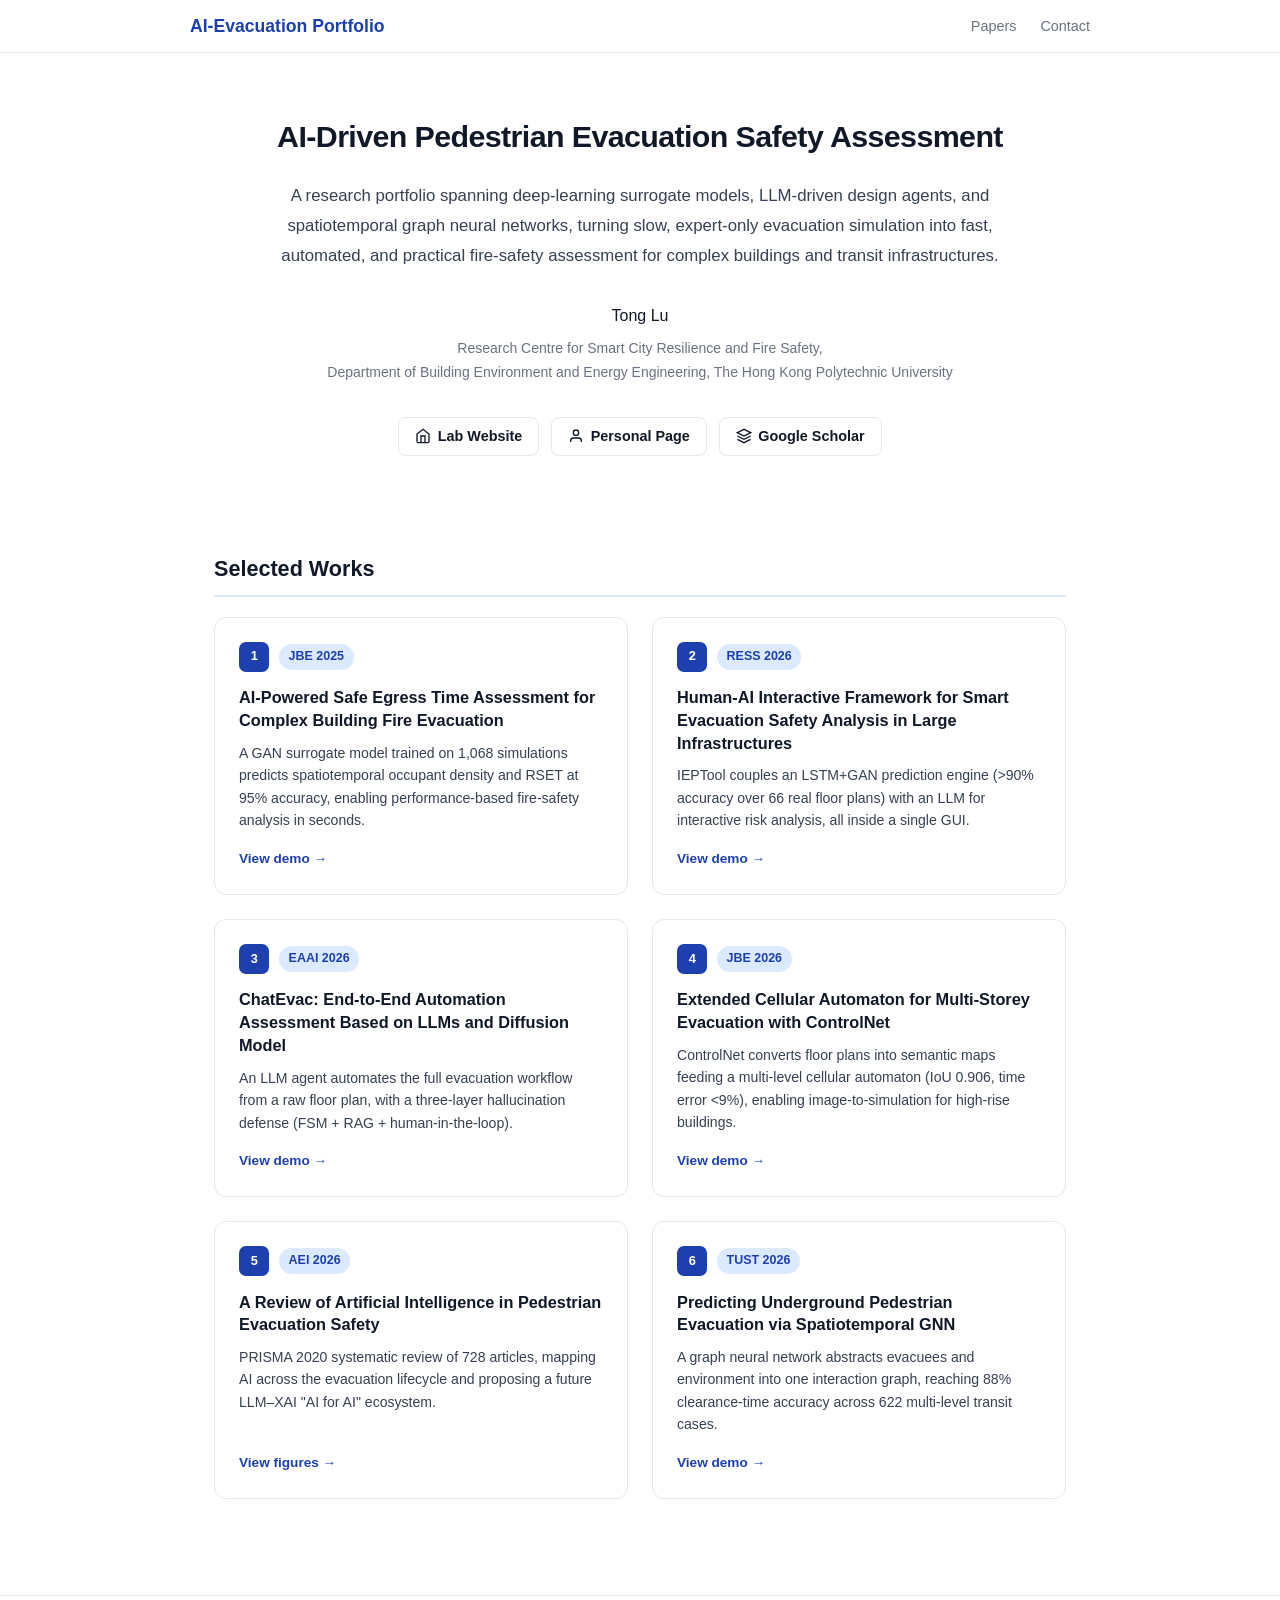
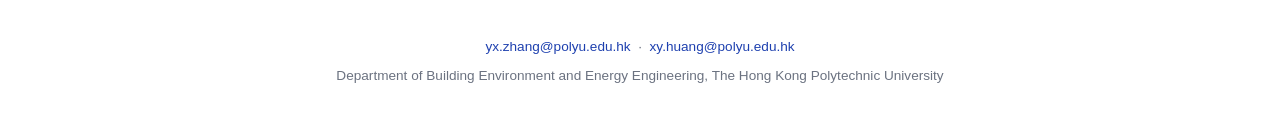
<file: index.html>
<!DOCTYPE html>
<html lang="en">
<head>
<meta charset="UTF-8">
<meta name="viewport" content="width=device-width, initial-scale=1.0">
<title>Tong Lu — AI for Pedestrian Evacuation Safety</title>
<link rel="stylesheet" href="assets/style.css">
</head>
<body>
<nav>
  <div class="nav-inner">
    <a class="nav-brand" href="#">AI-Evacuation Portfolio</a>
    <ul class="nav-links">
      <li><a href="#papers">Papers</a></li>
      <li><a href="#contact">Contact</a></li>
    </ul>
  </div>
</nav>

<div class="hero">
  <h1 class="paper-title">AI-Driven Pedestrian Evacuation Safety Assessment</h1>
  <p class="hero-lead">
    A research portfolio spanning deep-learning surrogate models, LLM-driven design agents,
    and spatiotemporal graph neural networks, turning slow, expert-only evacuation
    simulation into fast, automated, and practical fire-safety assessment for complex buildings
    and transit infrastructures.
  </p>
  <p class="authors"><span class="author">Tong Lu</span></p>
  <p class="affiliations">
    Research Centre for Smart City Resilience and Fire Safety,<br>
    Department of Building Environment and Energy Engineering, The Hong Kong Polytechnic University
  </p>
  <div class="badges">
    <a class="badge badge-outline" href="https://www.firelabxy.com/" target="_blank" rel="noopener">
      <svg width="16" height="16" viewBox="0 0 24 24" fill="none" stroke="currentColor" stroke-width="2"><path d="M3 9l9-7 9 7v11a2 2 0 0 1-2 2H5a2 2 0 0 1-2-2z"/><polyline points="9 22 9 12 15 12 15 22"/></svg>
      Lab Website
    </a>
    <a class="badge badge-outline" href="https://www.firelabxy.com/tong-lu" target="_blank" rel="noopener">
      <svg width="16" height="16" viewBox="0 0 24 24" fill="none" stroke="currentColor" stroke-width="2"><path d="M20 21v-2a4 4 0 0 0-4-4H8a4 4 0 0 0-4 4v2"/><circle cx="12" cy="7" r="4"/></svg>
      Personal Page
    </a>
    <a class="badge badge-outline" href="https://scholar.google.com/citations?user=Gd8cYS8AAAAJ&hl=en&authuser=1" target="_blank" rel="noopener">
      <svg width="16" height="16" viewBox="0 0 24 24" fill="none" stroke="currentColor" stroke-width="2"><path d="M12 2L2 7l10 5 10-5-10-5z"/><path d="M2 17l10 5 10-5"/><path d="M2 12l10 5 10-5"/></svg>
      Google Scholar
    </a>
  </div>
</div>

<section id="papers">
  <h2 class="section-title">Selected Works</h2>
  <div class="paper-grid">

    <a class="paper-card" href="papers/p1-rset/">
      <div class="pc-top"><span class="pc-num">1</span><span class="pc-venue">JBE 2025</span></div>
      <div class="pc-title">AI-Powered Safe Egress Time Assessment for Complex Building Fire Evacuation</div>
      <div class="pc-desc">A GAN surrogate model trained on 1,068 simulations predicts spatiotemporal occupant density and RSET at 95% accuracy, enabling performance-based fire-safety analysis in seconds.</div>
      <div class="pc-cta">View demo &rarr;</div>
    </a>

    <a class="paper-card" href="papers/p2-ieptool/">
      <div class="pc-top"><span class="pc-num">2</span><span class="pc-venue">RESS 2026</span></div>
      <div class="pc-title">Human-AI Interactive Framework for Smart Evacuation Safety Analysis in Large Infrastructures</div>
      <div class="pc-desc">IEPTool couples an LSTM+GAN prediction engine (&gt;90% accuracy over 66 real floor plans) with an LLM for interactive risk analysis, all inside a single GUI.</div>
      <div class="pc-cta">View demo &rarr;</div>
    </a>

    <a class="paper-card" href="papers/p3-chatevac/">
      <div class="pc-top"><span class="pc-num">3</span><span class="pc-venue">EAAI 2026</span></div>
      <div class="pc-title">ChatEvac: End-to-End Automation Assessment Based on LLMs and Diffusion Model</div>
      <div class="pc-desc">An LLM agent automates the full evacuation workflow from a raw floor plan, with a three-layer hallucination defense (FSM + RAG + human-in-the-loop).</div>
      <div class="pc-cta">View demo &rarr;</div>
    </a>

    <a class="paper-card" href="papers/p4-controlnet/">
      <div class="pc-top"><span class="pc-num">4</span><span class="pc-venue">JBE 2026</span></div>
      <div class="pc-title">Extended Cellular Automaton for Multi-Storey Evacuation with ControlNet</div>
      <div class="pc-desc">ControlNet converts floor plans into semantic maps feeding a multi-level cellular automaton (IoU 0.906, time error &lt;9%), enabling image-to-simulation for high-rise buildings.</div>
      <div class="pc-cta">View demo &rarr;</div>
    </a>

    <a class="paper-card" href="papers/p5-review/">
      <div class="pc-top"><span class="pc-num">5</span><span class="pc-venue">AEI 2026</span></div>
      <div class="pc-title">A Review of Artificial Intelligence in Pedestrian Evacuation Safety</div>
      <div class="pc-desc">PRISMA 2020 systematic review of 728 articles, mapping AI across the evacuation lifecycle and proposing a future LLM–XAI "AI for AI" ecosystem.</div>
      <div class="pc-cta">View figures &rarr;</div>
    </a>

    <a class="paper-card" href="papers/p6-gnn/">
      <div class="pc-top"><span class="pc-num">6</span><span class="pc-venue">TUST 2026</span></div>
      <div class="pc-title">Predicting Underground Pedestrian Evacuation via Spatiotemporal GNN</div>
      <div class="pc-desc">A graph neural network abstracts evacuees and environment into one interaction graph, reaching 88% clearance-time accuracy across 622 multi-level transit cases.</div>
      <div class="pc-cta">View demo &rarr;</div>
    </a>

  </div>
</section>

<footer id="contact">
  <p>
    <a href="mailto:yx.zhang@polyu.edu.hk">yx.zhang@polyu.edu.hk</a> &nbsp;&middot;&nbsp;
    <a href="mailto:xy.huang@polyu.edu.hk">xy.huang@polyu.edu.hk</a>
  </p>
  <p style="margin-top:.5rem">
    Department of Building Environment and Energy Engineering, The Hong Kong Polytechnic University
  </p>
</footer>
</body>
</html>
</file>
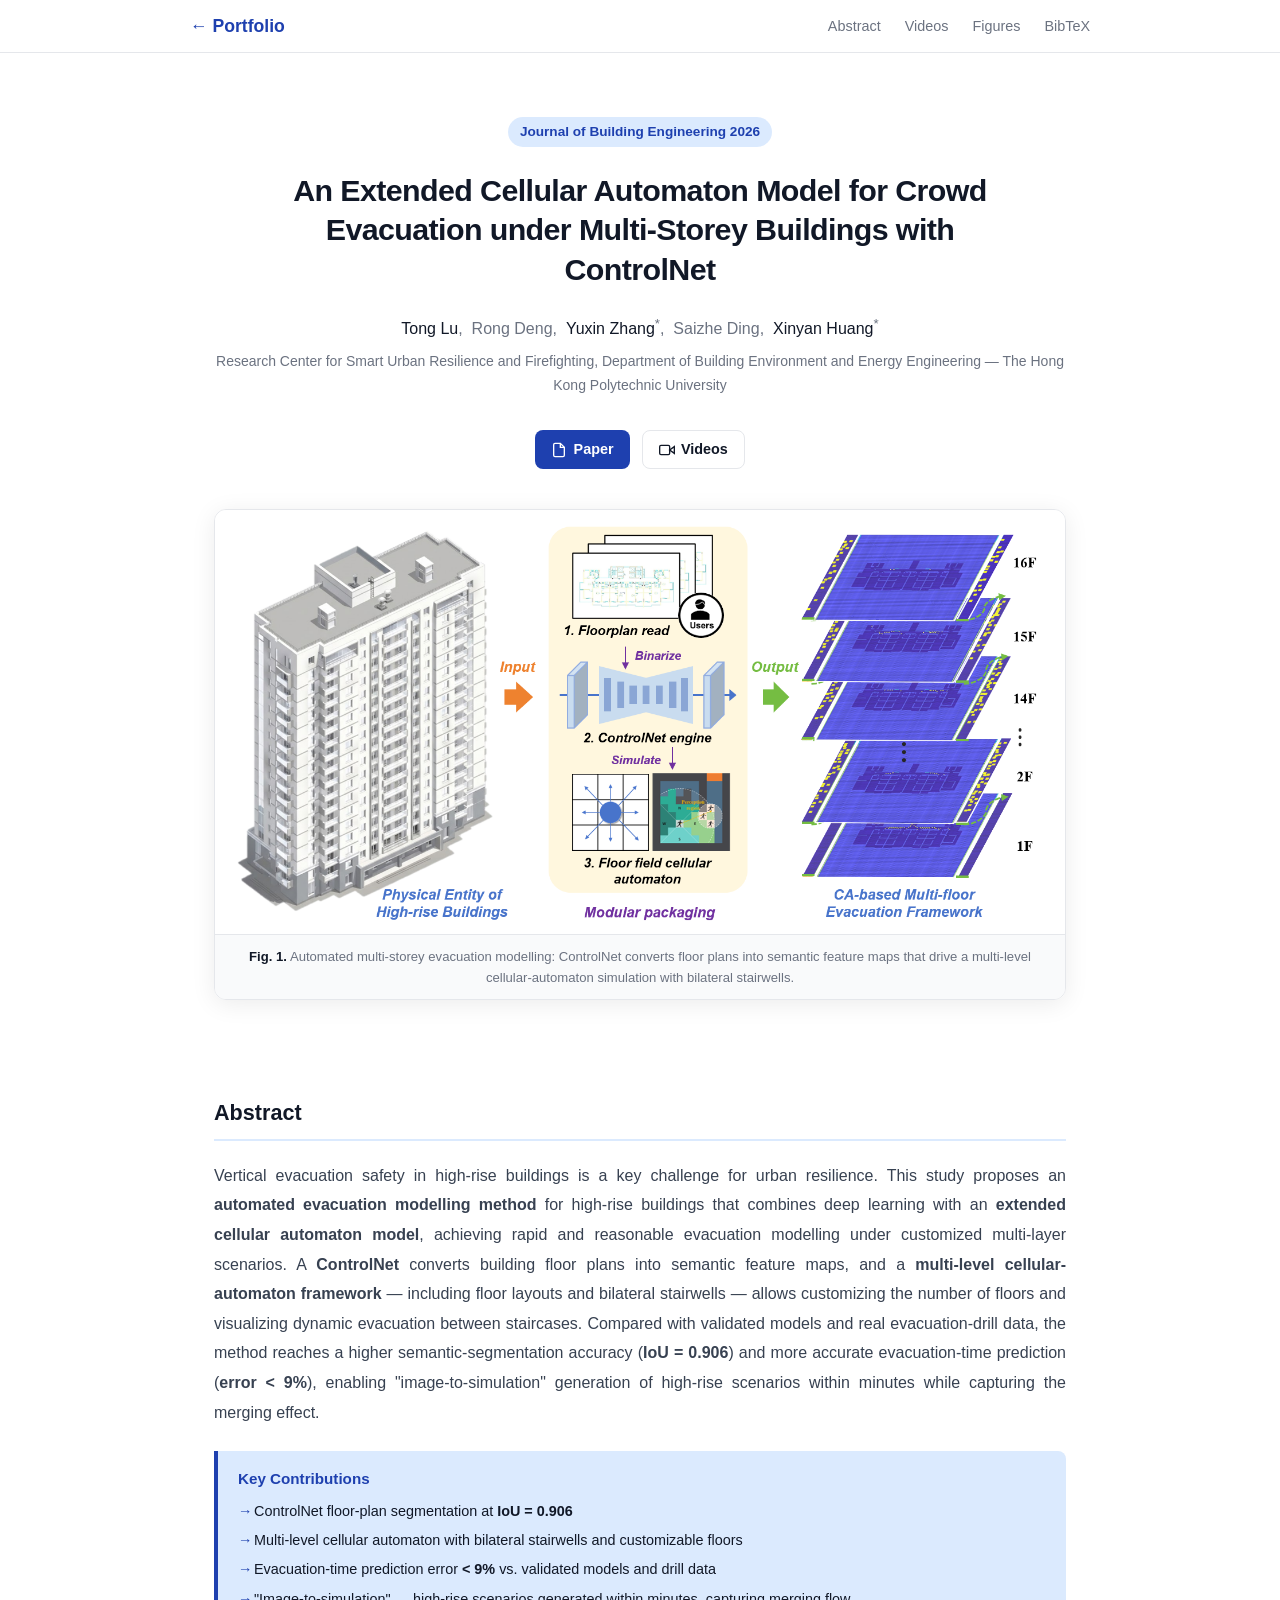
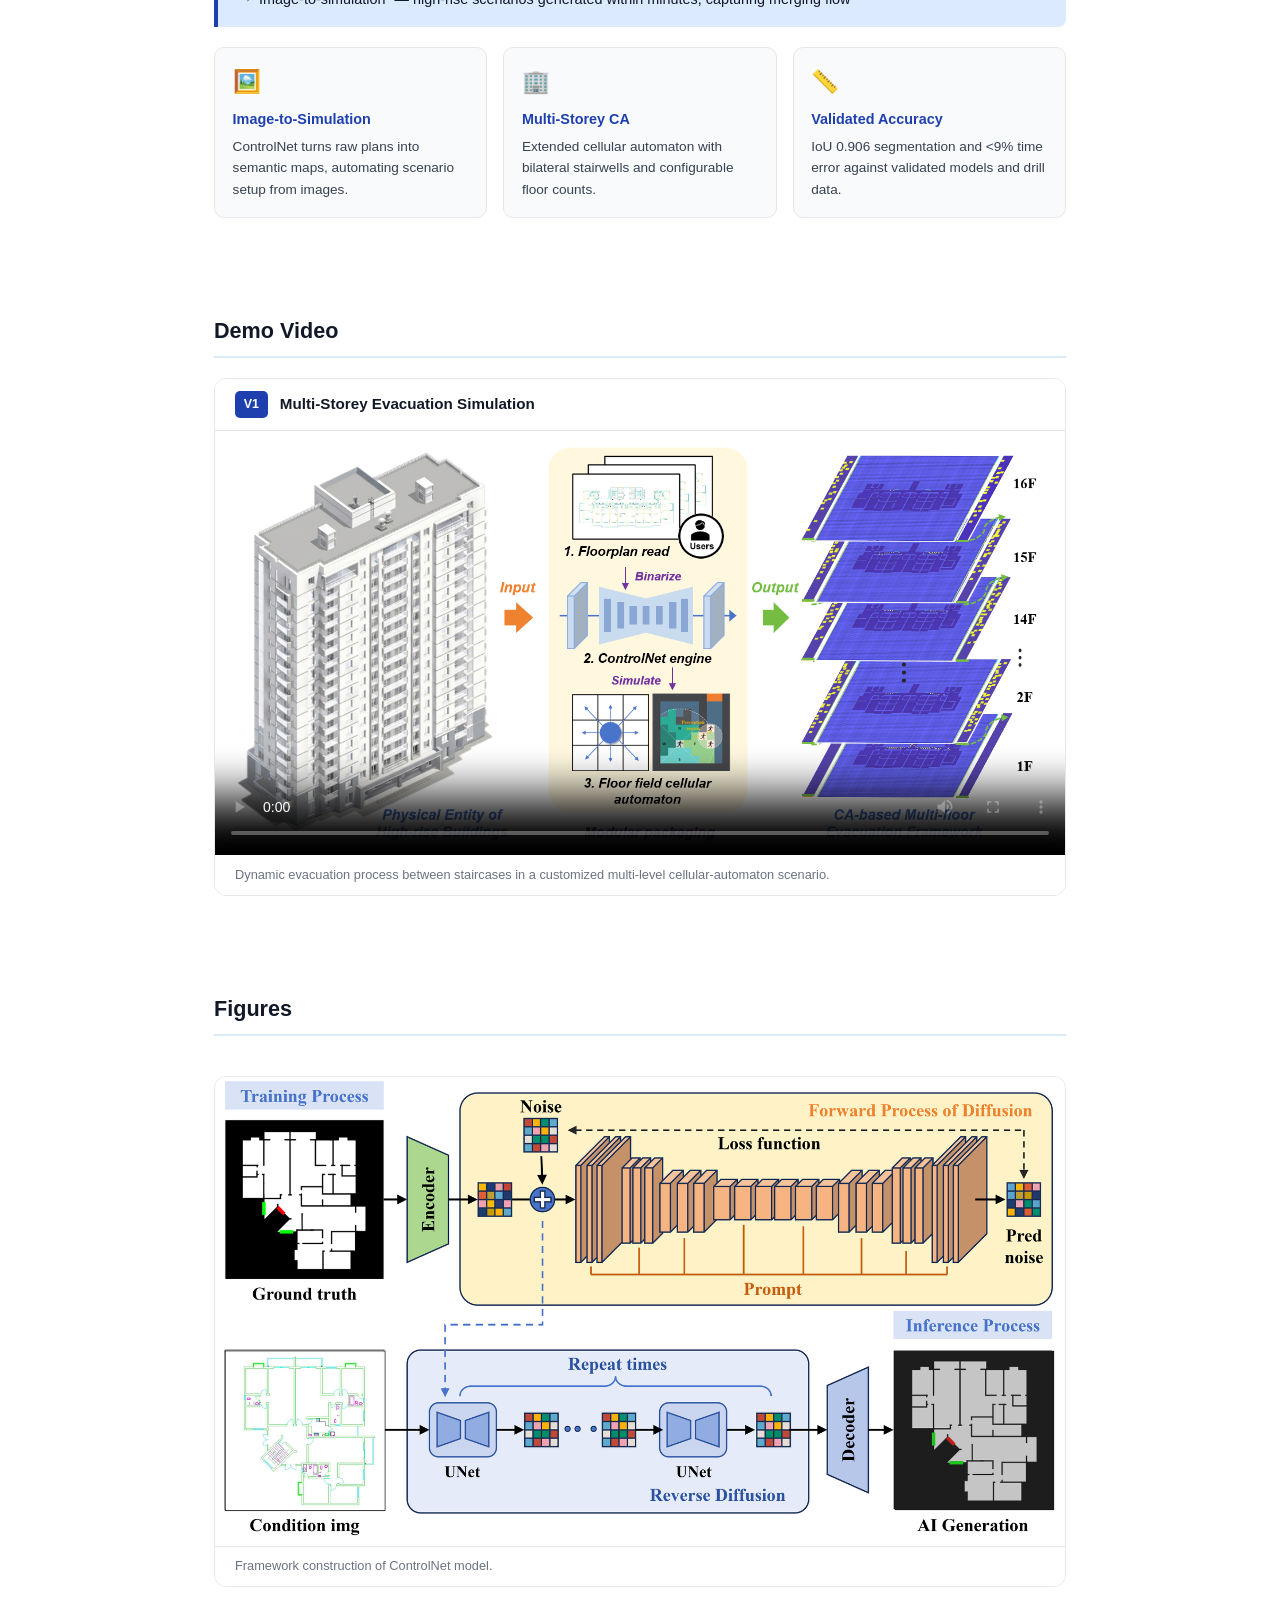
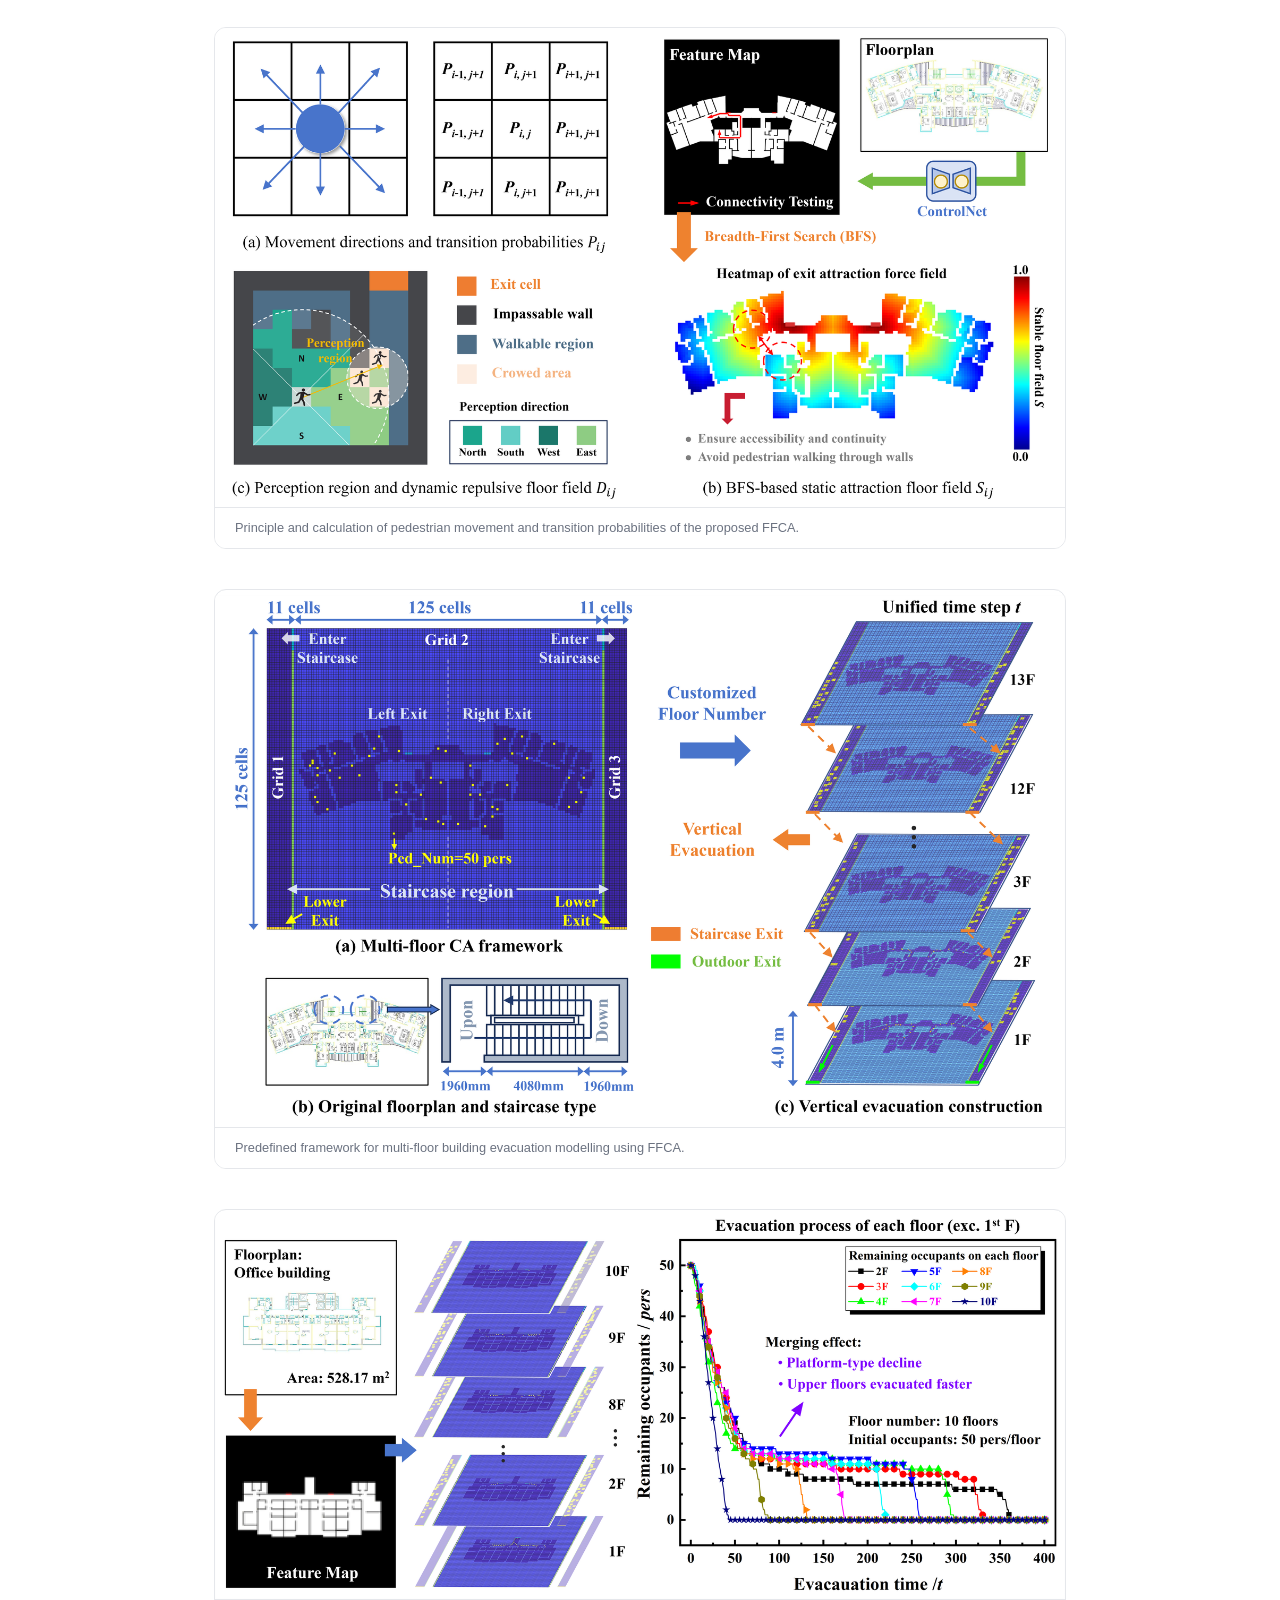
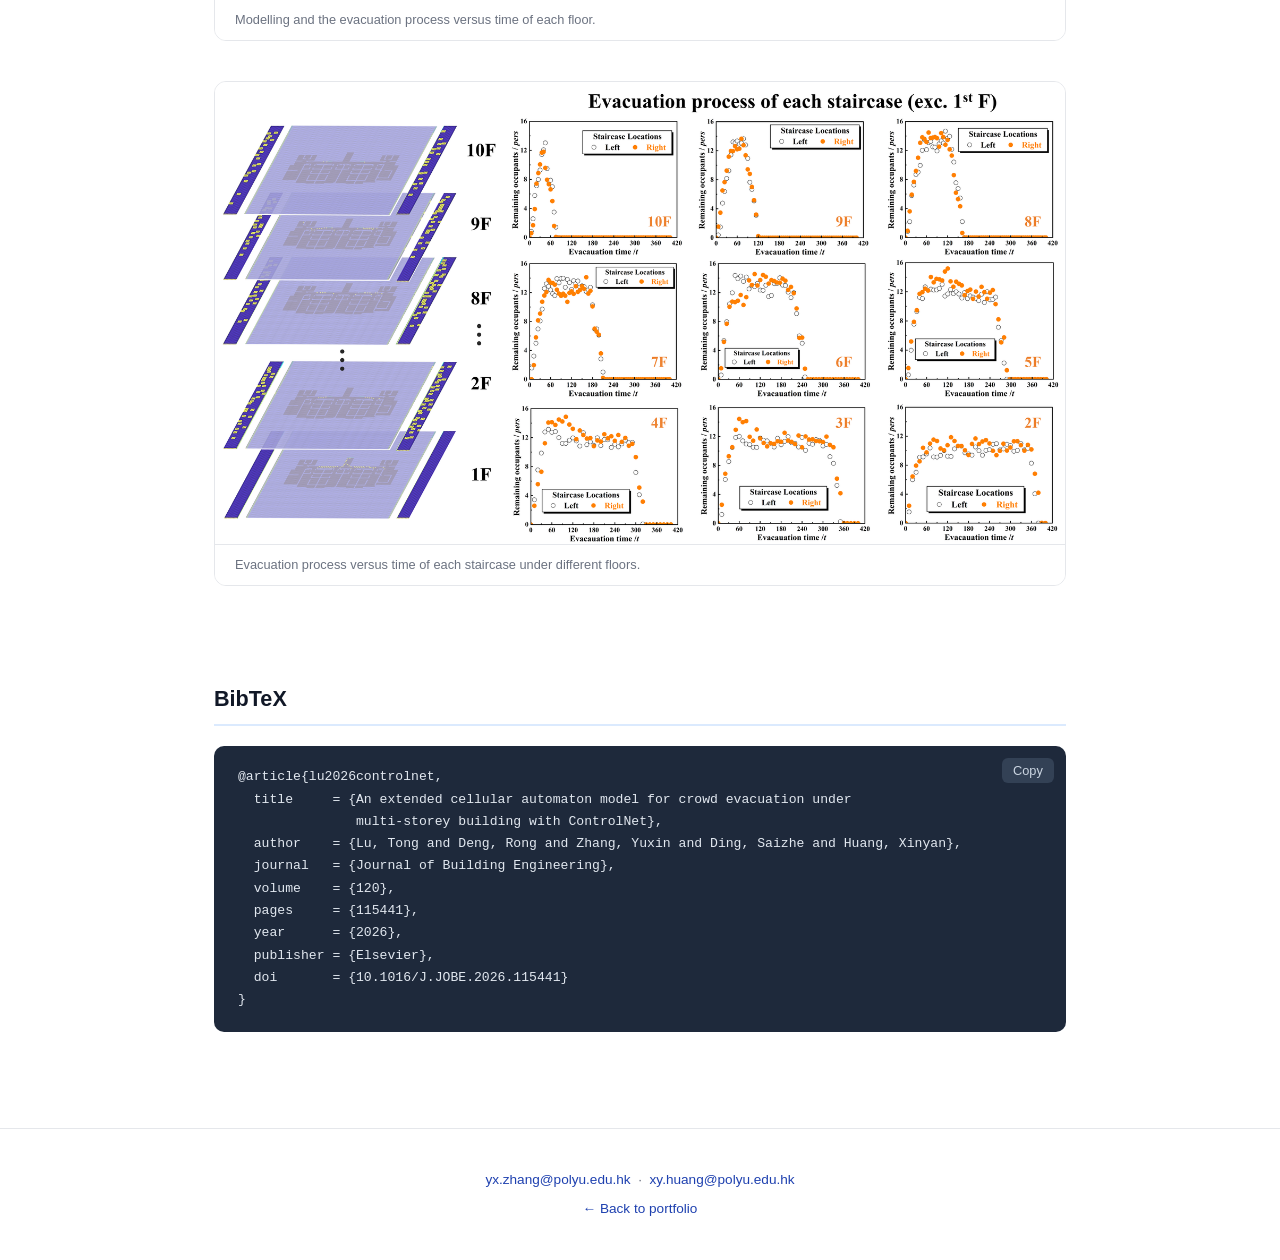
<file: papers/p4-controlnet/index.html>
<!DOCTYPE html>
<html lang="en">
<head>
<meta charset="UTF-8">
<meta name="viewport" content="width=device-width, initial-scale=1.0">
<title>Extended Cellular Automaton with ControlNet — Tong Lu</title>
<link rel="stylesheet" href="../../assets/style.css">
</head>
<body>
<nav>
  <div class="nav-inner">
    <a class="nav-brand" href="../../">&larr; Portfolio</a>
    <ul class="nav-links">
      <li><a href="#abstract">Abstract</a></li>
      <li><a href="#videos">Videos</a></li>
      <li><a href="#figures">Figures</a></li>
      <li><a href="#bibtex">BibTeX</a></li>
    </ul>
  </div>
</nav>

<div class="hero">
  <div class="venue-tag">Journal of Building Engineering 2026</div>
  <h1 class="paper-title">An Extended Cellular Automaton Model for Crowd Evacuation under Multi-Storey Buildings with ControlNet</h1>
  <p class="authors">
    <span class="author">Tong Lu</span>,&nbsp; Rong Deng,&nbsp;
    <span class="author">Yuxin Zhang</span><sup>*</sup>,&nbsp; Saizhe Ding,&nbsp;
    <span class="author">Xinyan Huang</span><sup>*</sup>
  </p>
  <p class="affiliations">
    Research Center for Smart Urban Resilience and Firefighting, Department of Building Environment and Energy Engineering — The Hong Kong Polytechnic University
  </p>
  <div class="badges">
    <a class="badge badge-primary" href="https://doi.org/10.1016/J.JOBE.2026.115441" target="_blank" rel="noopener">
      <svg width="16" height="16" viewBox="0 0 24 24" fill="none" stroke="currentColor" stroke-width="2"><path d="M14 2H6a2 2 0 0 0-2 2v16a2 2 0 0 0 2 2h12a2 2 0 0 0 2-2V8z"/><polyline points="14 2 14 8 20 8"/></svg>
      Paper
    </a>
    <a class="badge badge-outline" href="#videos">
      <svg width="16" height="16" viewBox="0 0 24 24" fill="none" stroke="currentColor" stroke-width="2"><polygon points="23 7 16 12 23 17 23 7"/><rect x="1" y="5" width="15" height="14" rx="2" ry="2"/></svg>
      Videos
    </a>
  </div>
  <div class="teaser">
    <img src="teaser.png" alt="ControlNet image-to-simulation for multi-storey evacuation">
    <p class="teaser-caption"><strong>Fig. 1.</strong> Automated multi-storey evacuation modelling: ControlNet converts floor plans into semantic feature maps that drive a multi-level cellular-automaton simulation with bilateral stairwells.</p>
  </div>
</div>

<section id="abstract">
  <h2 class="section-title">Abstract</h2>
  <p class="abstract">
    Vertical evacuation safety in high-rise buildings is a key challenge for urban resilience. This study proposes an <strong>automated evacuation modelling method</strong> for high-rise buildings that combines deep learning with an <strong>extended cellular automaton model</strong>, achieving rapid and reasonable evacuation modelling under customized multi-layer scenarios. A <strong>ControlNet</strong> converts building floor plans into semantic feature maps, and a <strong>multi-level cellular-automaton framework</strong> — including floor layouts and bilateral stairwells — allows customizing the number of floors and visualizing dynamic evacuation between staircases. Compared with validated models and real evacuation-drill data, the method reaches a higher semantic-segmentation accuracy (<strong>IoU = 0.906</strong>) and more accurate evacuation-time prediction (<strong>error &lt; 9%</strong>), enabling "image-to-simulation" generation of high-rise scenarios within minutes while capturing the merging effect.
  </p>
  <div class="highlight-box">
    <h4>Key Contributions</h4>
    <ul>
      <li>ControlNet floor-plan segmentation at <strong>IoU = 0.906</strong></li>
      <li>Multi-level cellular automaton with bilateral stairwells and customizable floors</li>
      <li>Evacuation-time prediction error <strong>&lt; 9%</strong> vs. validated models and drill data</li>
      <li>"Image-to-simulation" — high-rise scenarios generated within minutes, capturing merging flow</li>
    </ul>
  </div>
  <div class="cards">
    <div class="card">
      <div class="card-icon">🖼️</div>
      <div class="card-title">Image-to-Simulation</div>
      <div class="card-body">ControlNet turns raw plans into semantic maps, automating scenario setup from images.</div>
    </div>
    <div class="card">
      <div class="card-icon">🏢</div>
      <div class="card-title">Multi-Storey CA</div>
      <div class="card-body">Extended cellular automaton with bilateral stairwells and configurable floor counts.</div>
    </div>
    <div class="card">
      <div class="card-icon">📏</div>
      <div class="card-title">Validated Accuracy</div>
      <div class="card-body">IoU 0.906 segmentation and &lt;9% time error against validated models and drill data.</div>
    </div>
  </div>
</section>

<section id="videos">
  <h2 class="section-title">Demo Video</h2>
  <div class="videos-grid">
    <div class="video-card">
      <div class="video-label"><span class="video-badge">V1</span><span class="video-title-text">Multi-Storey Evacuation Simulation</span></div>
      <video controls preload="metadata" poster="teaser.png"><source src="v1.mp4" type="video/mp4">Your browser does not support the video tag.</video>
      <p class="fig-note">Dynamic evacuation process between staircases in a customized multi-level cellular-automaton scenario.</p>
    </div>
  </div>
</section>

<section id="figures">
  <h2 class="section-title">Figures</h2>
  <div class="figure">
    <img src="fig1.png" alt="Framework construction of ControlNet model">
    <p class="fig-note">Framework construction of ControlNet model.</p>
  </div>
  <div class="figure">
    <img src="fig2.png" alt="Principle and calculation of pedestrian movement and transition probabilities">
    <p class="fig-note">Principle and calculation of pedestrian movement and transition probabilities of the proposed FFCA.</p>
  </div>
  <div class="figure">
    <img src="fig3.png" alt="Predefined framework for multi-floor building evacuation modelling using FFCA">
    <p class="fig-note">Predefined framework for multi-floor building evacuation modelling using FFCA.</p>
  </div>
  <div class="figure">
    <img src="fig4.png" alt="Modelling and the evacuation process versus time of each floor">
    <p class="fig-note">Modelling and the evacuation process versus time of each floor.</p>
  </div>
  <div class="figure">
    <img src="fig5.png" alt="Evacuation process versus time of each staircase under different floors">
    <p class="fig-note">Evacuation process versus time of each staircase under different floors.</p>
  </div>
</section>

<section id="bibtex">
  <h2 class="section-title">BibTeX</h2>
  <div style="position:relative">
    <div class="bibtex-block" id="bib">@article{lu2026controlnet,
  title     = {An extended cellular automaton model for crowd evacuation under
               multi-storey building with ControlNet},
  author    = {Lu, Tong and Deng, Rong and Zhang, Yuxin and Ding, Saizhe and Huang, Xinyan},
  journal   = {Journal of Building Engineering},
  volume    = {120},
  pages     = {115441},
  year      = {2026},
  publisher = {Elsevier},
  doi       = {10.1016/J.JOBE.2026.115441}
}</div>
    <button class="copy-btn" onclick="copyBib(this)">Copy</button>
  </div>
</section>

<footer>
  <p><a href="mailto:yx.zhang@polyu.edu.hk">yx.zhang@polyu.edu.hk</a> &nbsp;&middot;&nbsp; <a href="mailto:xy.huang@polyu.edu.hk">xy.huang@polyu.edu.hk</a></p>
  <p style="margin-top:.5rem"><a href="../../">&larr; Back to portfolio</a></p>
</footer>

<script>
function copyBib(btn){
  navigator.clipboard.writeText(document.getElementById('bib').innerText).then(()=>{
    btn.textContent='Copied!';btn.classList.add('copied');
    setTimeout(()=>{btn.textContent='Copy';btn.classList.remove('copied')},2000)
  })
}
</script>
</body>
</html>
</file>
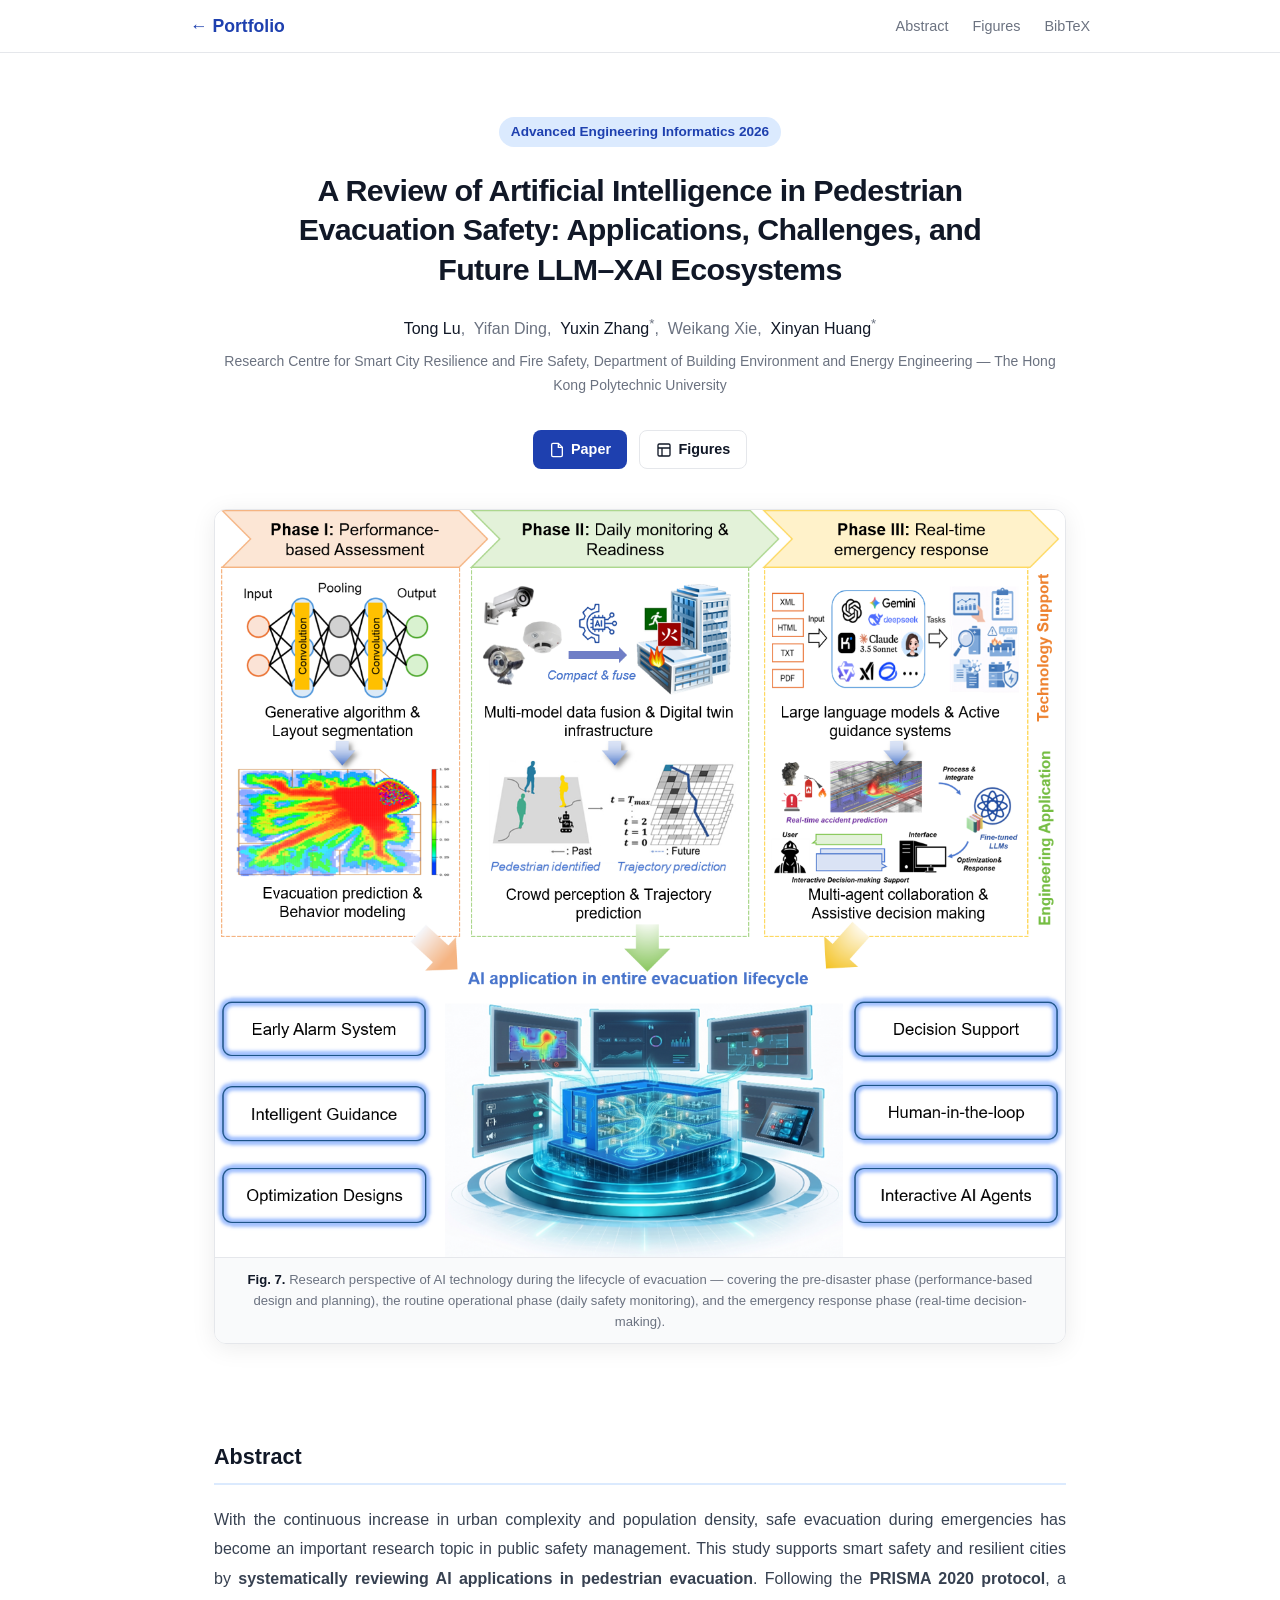
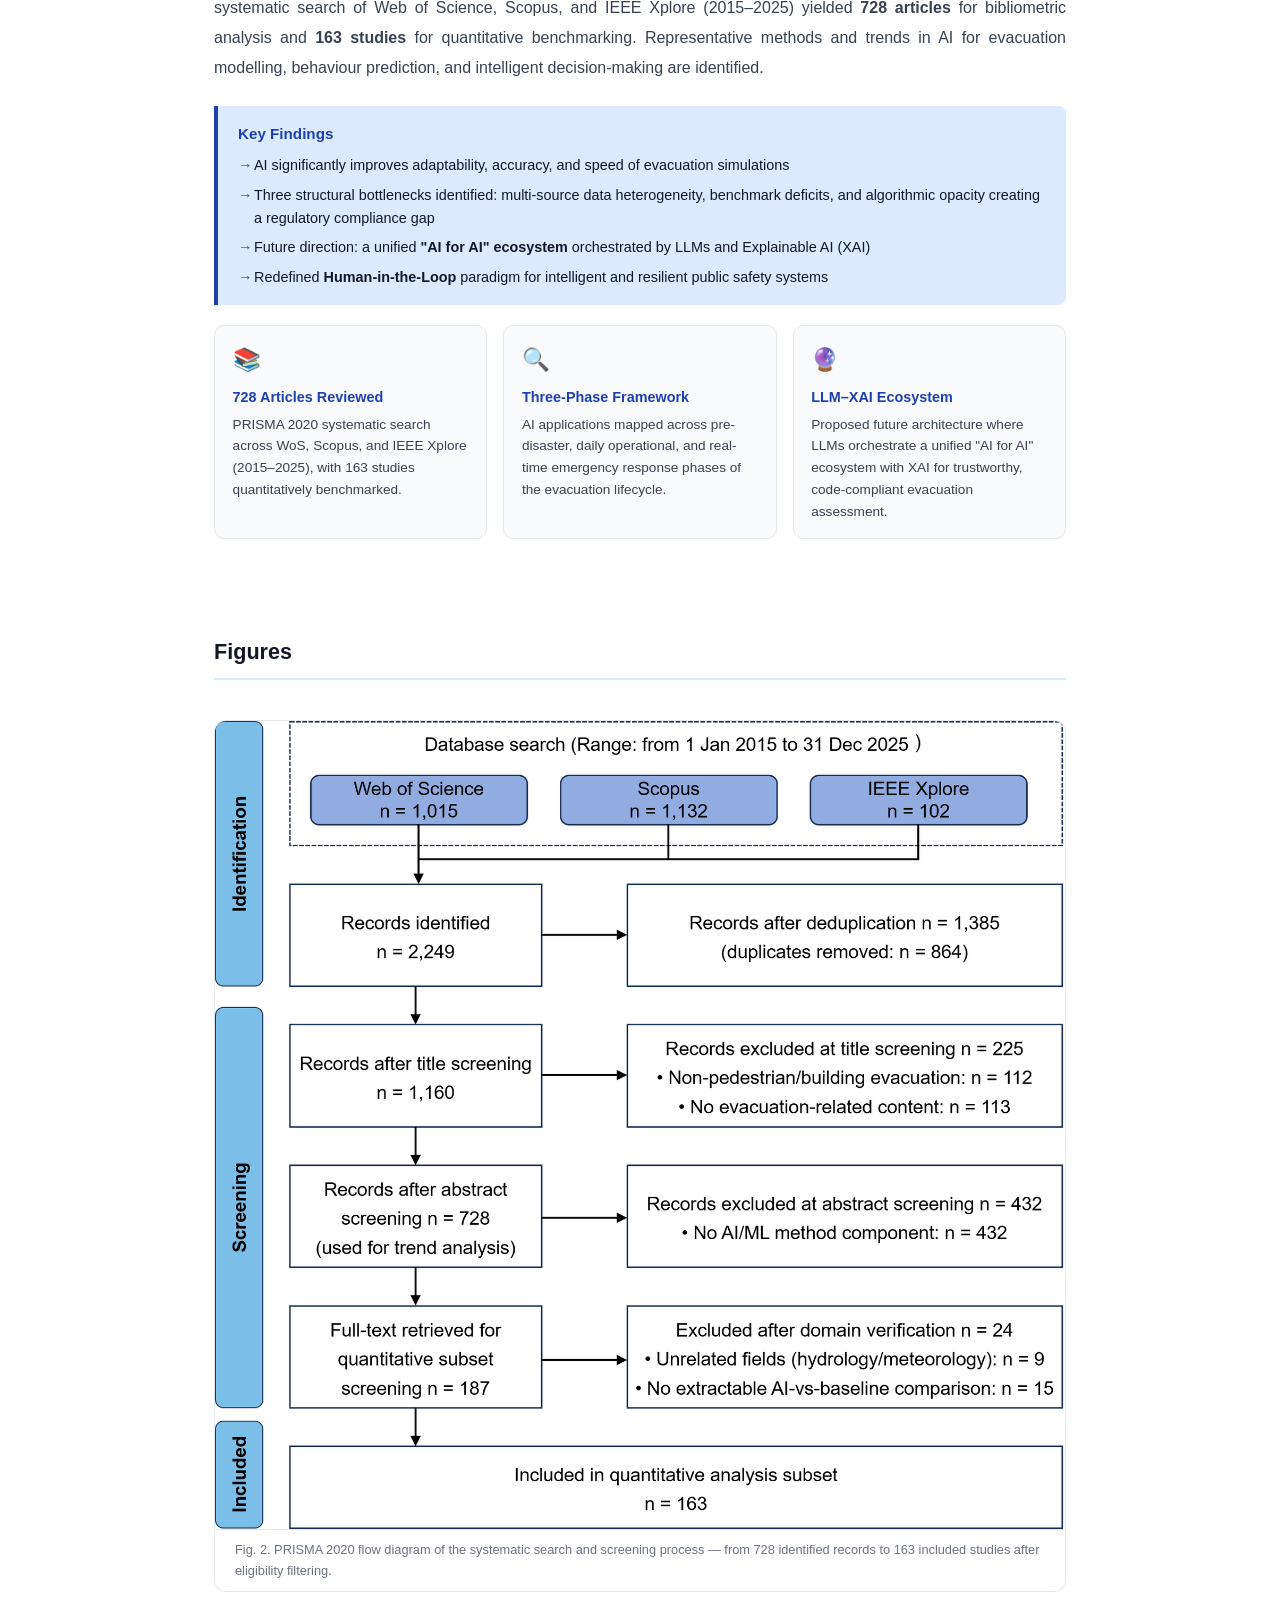
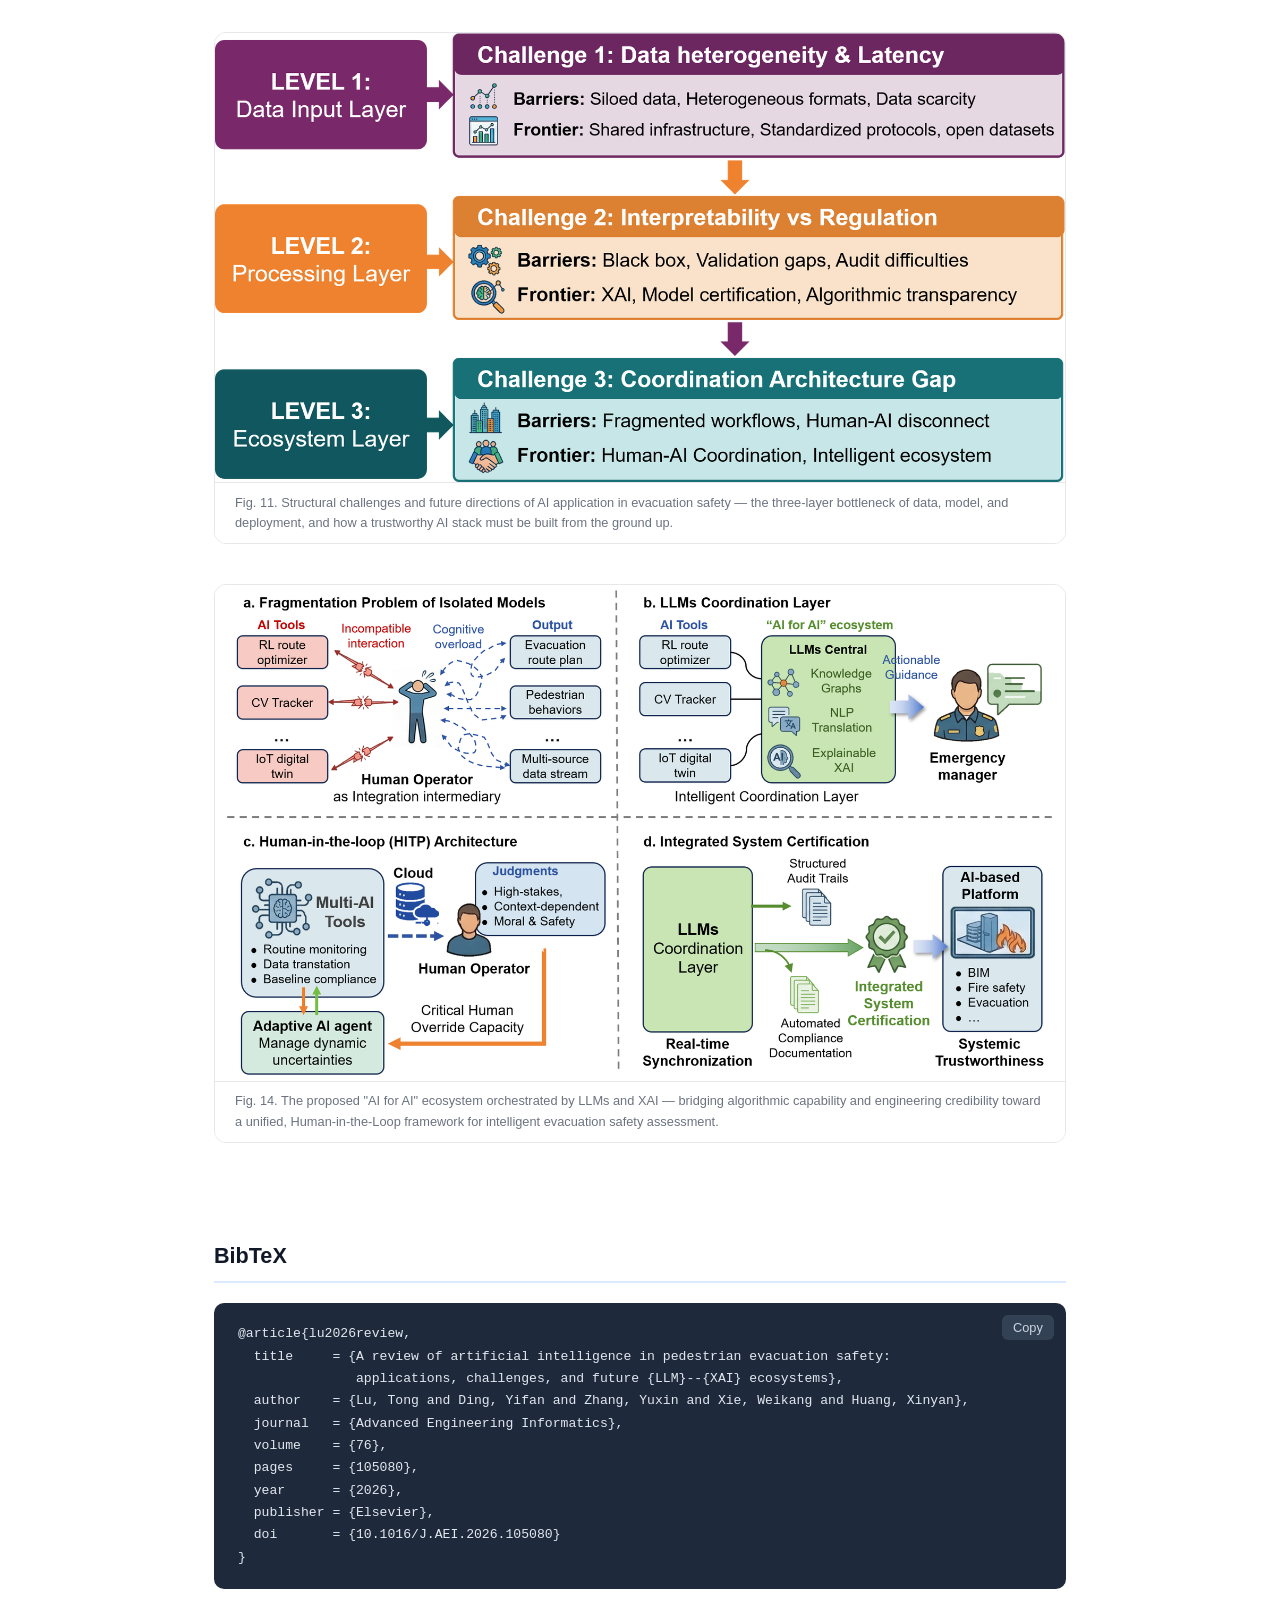
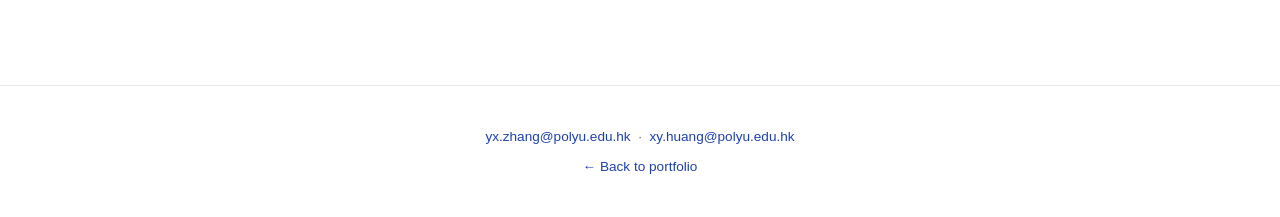
<file: papers/p5-review/index.html>
<!DOCTYPE html>
<html lang="en">
<head>
<meta charset="UTF-8">
<meta name="viewport" content="width=device-width, initial-scale=1.0">
<title>AI Review for Pedestrian Evacuation Safety — Tong Lu</title>
<link rel="stylesheet" href="../../assets/style.css">
</head>
<body>
<nav>
  <div class="nav-inner">
    <a class="nav-brand" href="../../">&larr; Portfolio</a>
    <ul class="nav-links">
      <li><a href="#abstract">Abstract</a></li>
      <li><a href="#figures">Figures</a></li>
      <li><a href="#bibtex">BibTeX</a></li>
    </ul>
  </div>
</nav>

<div class="hero">
  <div class="venue-tag">Advanced Engineering Informatics 2026</div>
  <h1 class="paper-title">A Review of Artificial Intelligence in Pedestrian Evacuation Safety: Applications, Challenges, and Future LLM–XAI Ecosystems</h1>
  <p class="authors">
    <span class="author">Tong Lu</span>,&nbsp; Yifan Ding,&nbsp;
    <span class="author">Yuxin Zhang</span><sup>*</sup>,&nbsp; Weikang Xie,&nbsp;
    <span class="author">Xinyan Huang</span><sup>*</sup>
  </p>
  <p class="affiliations">
    Research Centre for Smart City Resilience and Fire Safety, Department of Building Environment and Energy Engineering — The Hong Kong Polytechnic University
  </p>
  <div class="badges">
    <a class="badge badge-primary" href="https://doi.org/10.1016/J.AEI.2026.105080" target="_blank" rel="noopener">
      <svg width="16" height="16" viewBox="0 0 24 24" fill="none" stroke="currentColor" stroke-width="2"><path d="M14 2H6a2 2 0 0 0-2 2v16a2 2 0 0 0 2 2h12a2 2 0 0 0 2-2V8z"/><polyline points="14 2 14 8 20 8"/></svg>
      Paper
    </a>
    <a class="badge badge-outline" href="#figures">
      <svg width="16" height="16" viewBox="0 0 24 24" fill="none" stroke="currentColor" stroke-width="2"><rect x="3" y="3" width="18" height="18" rx="2"/><path d="M3 9h18M9 21V9"/></svg>
      Figures
    </a>
  </div>
  <div class="teaser">
    <img src="fig7.png" alt="AI technology across the evacuation lifecycle">
    <p class="teaser-caption"><strong>Fig. 7.</strong> Research perspective of AI technology during the lifecycle of evacuation — covering the pre-disaster phase (performance-based design and planning), the routine operational phase (daily safety monitoring), and the emergency response phase (real-time decision-making).</p>
  </div>
</div>

<section id="abstract">
  <h2 class="section-title">Abstract</h2>
  <p class="abstract">
    With the continuous increase in urban complexity and population density, safe evacuation during emergencies has become an important research topic in public safety management. This study supports smart safety and resilient cities by <strong>systematically reviewing AI applications in pedestrian evacuation</strong>. Following the <strong>PRISMA 2020 protocol</strong>, a systematic search of Web of Science, Scopus, and IEEE Xplore (2015–2025) yielded <strong>728 articles</strong> for bibliometric analysis and <strong>163 studies</strong> for quantitative benchmarking. Representative methods and trends in AI for evacuation modelling, behaviour prediction, and intelligent decision-making are identified.
  </p>
  <div class="highlight-box">
    <h4>Key Findings</h4>
    <ul>
      <li>AI significantly improves adaptability, accuracy, and speed of evacuation simulations</li>
      <li>Three structural bottlenecks identified: multi-source data heterogeneity, benchmark deficits, and algorithmic opacity creating a regulatory compliance gap</li>
      <li>Future direction: a unified <strong>"AI for AI" ecosystem</strong> orchestrated by LLMs and Explainable AI (XAI)</li>
      <li>Redefined <strong>Human-in-the-Loop</strong> paradigm for intelligent and resilient public safety systems</li>
    </ul>
  </div>
  <div class="cards">
    <div class="card">
      <div class="card-icon">📚</div>
      <div class="card-title">728 Articles Reviewed</div>
      <div class="card-body">PRISMA 2020 systematic search across WoS, Scopus, and IEEE Xplore (2015–2025), with 163 studies quantitatively benchmarked.</div>
    </div>
    <div class="card">
      <div class="card-icon">🔍</div>
      <div class="card-title">Three-Phase Framework</div>
      <div class="card-body">AI applications mapped across pre-disaster, daily operational, and real-time emergency response phases of the evacuation lifecycle.</div>
    </div>
    <div class="card">
      <div class="card-icon">🔮</div>
      <div class="card-title">LLM–XAI Ecosystem</div>
      <div class="card-body">Proposed future architecture where LLMs orchestrate a unified "AI for AI" ecosystem with XAI for trustworthy, code-compliant evacuation assessment.</div>
    </div>
  </div>
</section>

<section id="figures">
  <h2 class="section-title">Figures</h2>

  <div class="figure">
    <img src="fig2.png" alt="PRISMA 2020 flow diagram">
    <p class="fig-note">Fig. 2. PRISMA 2020 flow diagram of the systematic search and screening process — from 728 identified records to 163 included studies after eligibility filtering.</p>
  </div>

  <div class="figure">
    <img src="fig11.png" alt="Structural challenges and future directions">
    <p class="fig-note">Fig. 11. Structural challenges and future directions of AI application in evacuation safety — the three-layer bottleneck of data, model, and deployment, and how a trustworthy AI stack must be built from the ground up.</p>
  </div>

  <div class="figure">
    <img src="fig14.png" alt="LLM and XAI ecosystem for evacuation safety">
    <p class="fig-note">Fig. 14. The proposed "AI for AI" ecosystem orchestrated by LLMs and XAI — bridging algorithmic capability and engineering credibility toward a unified, Human-in-the-Loop framework for intelligent evacuation safety assessment.</p>
  </div>
</section>

<section id="bibtex">
  <h2 class="section-title">BibTeX</h2>
  <div style="position:relative">
    <div class="bibtex-block" id="bib">@article{lu2026review,
  title     = {A review of artificial intelligence in pedestrian evacuation safety:
               applications, challenges, and future {LLM}--{XAI} ecosystems},
  author    = {Lu, Tong and Ding, Yifan and Zhang, Yuxin and Xie, Weikang and Huang, Xinyan},
  journal   = {Advanced Engineering Informatics},
  volume    = {76},
  pages     = {105080},
  year      = {2026},
  publisher = {Elsevier},
  doi       = {10.1016/J.AEI.2026.105080}
}</div>
    <button class="copy-btn" onclick="copyBib(this)">Copy</button>
  </div>
</section>

<footer>
  <p><a href="mailto:yx.zhang@polyu.edu.hk">yx.zhang@polyu.edu.hk</a> &nbsp;&middot;&nbsp; <a href="mailto:xy.huang@polyu.edu.hk">xy.huang@polyu.edu.hk</a></p>
  <p style="margin-top:.5rem"><a href="../../">&larr; Back to portfolio</a></p>
</footer>

<script>
function copyBib(btn){
  navigator.clipboard.writeText(document.getElementById('bib').innerText).then(()=>{
    btn.textContent='Copied!';btn.classList.add('copied');
    setTimeout(()=>{btn.textContent='Copy';btn.classList.remove('copied')},2000)
  })
}
</script>
</body>
</html>
</file>
<file: assets/style.css>
*,*::before,*::after{box-sizing:border-box;margin:0;padding:0}
:root{
  --blue:#1e40af;--blue-light:#dbeafe;
  --text:#111827;--muted:#6b7280;
  --border:#e5e7eb;--bg:#f9fafb;--max:900px
}
html{scroll-behavior:smooth}
body{
  font-family:-apple-system,BlinkMacSystemFont,'Segoe UI',Roboto,sans-serif;
  background:#fff;color:var(--text);line-height:1.6
}
nav{
  position:sticky;top:0;background:rgba(255,255,255,.95);
  backdrop-filter:blur(8px);border-bottom:1px solid var(--border);
  z-index:100;padding:.75rem 1.5rem
}
.nav-inner{max-width:var(--max);margin:0 auto;display:flex;justify-content:space-between;align-items:center}
.nav-brand{font-weight:700;font-size:1.1rem;color:var(--blue);text-decoration:none}
.nav-links{display:flex;gap:1.5rem;list-style:none}
.nav-links a{color:var(--muted);text-decoration:none;font-size:.9rem;transition:color .2s}
.nav-links a:hover{color:var(--blue)}
.hero{padding:4rem 1.5rem 3rem;text-align:center;max-width:var(--max);margin:0 auto}
.venue-tag{
  display:inline-block;background:var(--blue-light);color:var(--blue);
  font-size:.85rem;font-weight:600;padding:.25rem .75rem;
  border-radius:999px;margin-bottom:1.5rem
}
.paper-title{
  font-size:clamp(1.4rem,3.2vw,1.9rem);font-weight:800;line-height:1.3;
  margin-bottom:1.5rem;letter-spacing:-.02em;max-width:780px;margin-left:auto;margin-right:auto
}
.hero-lead{font-size:1.05rem;color:#374151;max-width:720px;margin:0 auto 2rem;line-height:1.8}
.teaser{margin-top:2.5rem;border-radius:12px;overflow:hidden;border:1px solid var(--border);box-shadow:0 4px 24px rgba(0,0,0,.08)}
.teaser img{width:100%;display:block}
.teaser-caption{font-size:.82rem;color:var(--muted);padding:.7rem 1.25rem;background:var(--bg);border-top:1px solid var(--border);text-align:center;line-height:1.6}
.teaser-caption strong{color:var(--text)}
.cards{display:grid;grid-template-columns:repeat(auto-fit,minmax(220px,1fr));gap:1rem;margin-top:1.25rem}
.card{background:var(--bg);border:1px solid var(--border);border-radius:10px;padding:1rem 1.1rem}
.card-icon{font-size:1.4rem;margin-bottom:.5rem}
.card-title{font-size:.9rem;font-weight:700;margin-bottom:.3rem;color:var(--blue)}
.card-body{font-size:.85rem;color:#374151;line-height:1.6}
.authors{font-size:1rem;color:var(--muted);margin-bottom:.5rem}
.authors .author{color:var(--text);font-weight:500}
.affiliations{font-size:.875rem;color:var(--muted);margin-bottom:2rem;line-height:1.7}
.badges{display:flex;justify-content:center;gap:.75rem;flex-wrap:wrap}
.badge{
  display:inline-flex;align-items:center;gap:.4rem;
  padding:.45rem 1rem;border-radius:8px;
  font-size:.9rem;font-weight:600;text-decoration:none;
  transition:opacity .2s,transform .15s
}
.badge:hover{opacity:.85;transform:translateY(-1px)}
.badge-primary{background:var(--blue);color:#fff}
.badge-outline{background:#fff;color:var(--text);border:1.5px solid var(--border)}
section{padding:3rem 1.5rem;max-width:var(--max);margin:0 auto}
.section-title{font-size:1.35rem;font-weight:700;margin-bottom:1.25rem;padding-bottom:.5rem;border-bottom:2px solid var(--blue-light)}
.abstract{font-size:1rem;color:#374151;line-height:1.85;text-align:justify}
.highlight-box{
  background:var(--blue-light);border-left:4px solid var(--blue);
  border-radius:0 8px 8px 0;padding:1rem 1.25rem;margin-top:1.5rem
}
.highlight-box h4{font-size:.95rem;font-weight:700;color:var(--blue);margin-bottom:.5rem}
.highlight-box ul{list-style:none;display:flex;flex-direction:column;gap:.4rem}
.highlight-box li{font-size:.9rem;padding-left:1rem;position:relative}
.highlight-box li::before{content:"\2192";position:absolute;left:0;color:var(--blue);font-weight:700}
.videos-grid{display:grid;gap:2.5rem}
.video-card{background:var(--bg);border:1px solid var(--border);border-radius:12px;overflow:hidden}
.video-label{
  padding:.75rem 1.25rem;background:#fff;
  border-bottom:1px solid var(--border);display:flex;align-items:center;gap:.75rem
}
.video-badge{
  background:var(--blue);color:#fff;font-size:.78rem;
  font-weight:700;padding:.2rem .55rem;border-radius:5px
}
.video-title-text{font-size:.95rem;font-weight:600}
video{width:100%;display:block;background:#000;max-height:480px}
.fig-note{font-size:.8rem;color:var(--muted);padding:.6rem 1.25rem;background:#fff;border-top:1px solid var(--border)}
.figure{margin-top:2.5rem;border:1px solid var(--border);border-radius:12px;overflow:hidden}
.figure img{width:100%;display:block}
.bibtex-block{
  background:#1e293b;color:#e2e8f0;border-radius:10px;
  font-family:'Courier New',monospace;font-size:.82rem;
  line-height:1.7;padding:1.25rem 1.5rem;overflow-x:auto;position:relative;white-space:pre
}
.copy-btn{
  position:absolute;top:.75rem;right:.75rem;
  background:#334155;color:#cbd5e1;border:none;
  border-radius:6px;padding:.3rem .7rem;font-size:.8rem;
  cursor:pointer;transition:background .2s
}
.copy-btn:hover{background:#475569}
.copy-btn.copied{background:#166534;color:#bbf7d0}
footer{
  text-align:center;padding:2.5rem 1rem;
  font-size:.85rem;color:var(--muted);
  border-top:1px solid var(--border);margin-top:3rem
}
footer a{color:var(--blue);text-decoration:none}
@media(max-width:600px){
  .paper-title{font-size:1.5rem}
  .badges{gap:.5rem}
  .badge{padding:.35rem .75rem;font-size:.85rem}
}
/* ---- portfolio landing grid ---- */
.paper-grid{display:grid;grid-template-columns:repeat(auto-fill,minmax(280px,1fr));gap:1.5rem}
.paper-card{
  display:flex;flex-direction:column;background:#fff;border:1px solid var(--border);
  border-radius:12px;padding:1.5rem;text-decoration:none;color:inherit;
  transition:transform .15s,box-shadow .2s,border-color .2s
}
.paper-card:hover{transform:translateY(-3px);box-shadow:0 8px 28px rgba(30,64,175,.12);border-color:var(--blue)}
.pc-top{display:flex;align-items:center;gap:.6rem;margin-bottom:.9rem}
.pc-num{
  background:var(--blue);color:#fff;font-weight:700;font-size:.8rem;
  width:1.9rem;height:1.9rem;border-radius:7px;display:flex;align-items:center;justify-content:center;flex-shrink:0
}
.pc-venue{font-size:.78rem;font-weight:600;color:var(--blue);background:var(--blue-light);padding:.2rem .6rem;border-radius:999px}
.pc-title{font-size:1.02rem;font-weight:700;line-height:1.4;margin-bottom:.6rem}
.pc-desc{font-size:.88rem;color:#374151;line-height:1.6;flex:1}
.pc-cta{margin-top:1rem;font-size:.85rem;font-weight:600;color:var(--blue)}
.pc-review{border-style:dashed}
.pc-review:hover{transform:none;box-shadow:none;border-color:var(--muted)}
.pc-tag-ext{font-size:.72rem;color:var(--muted);font-weight:500}
</file>
